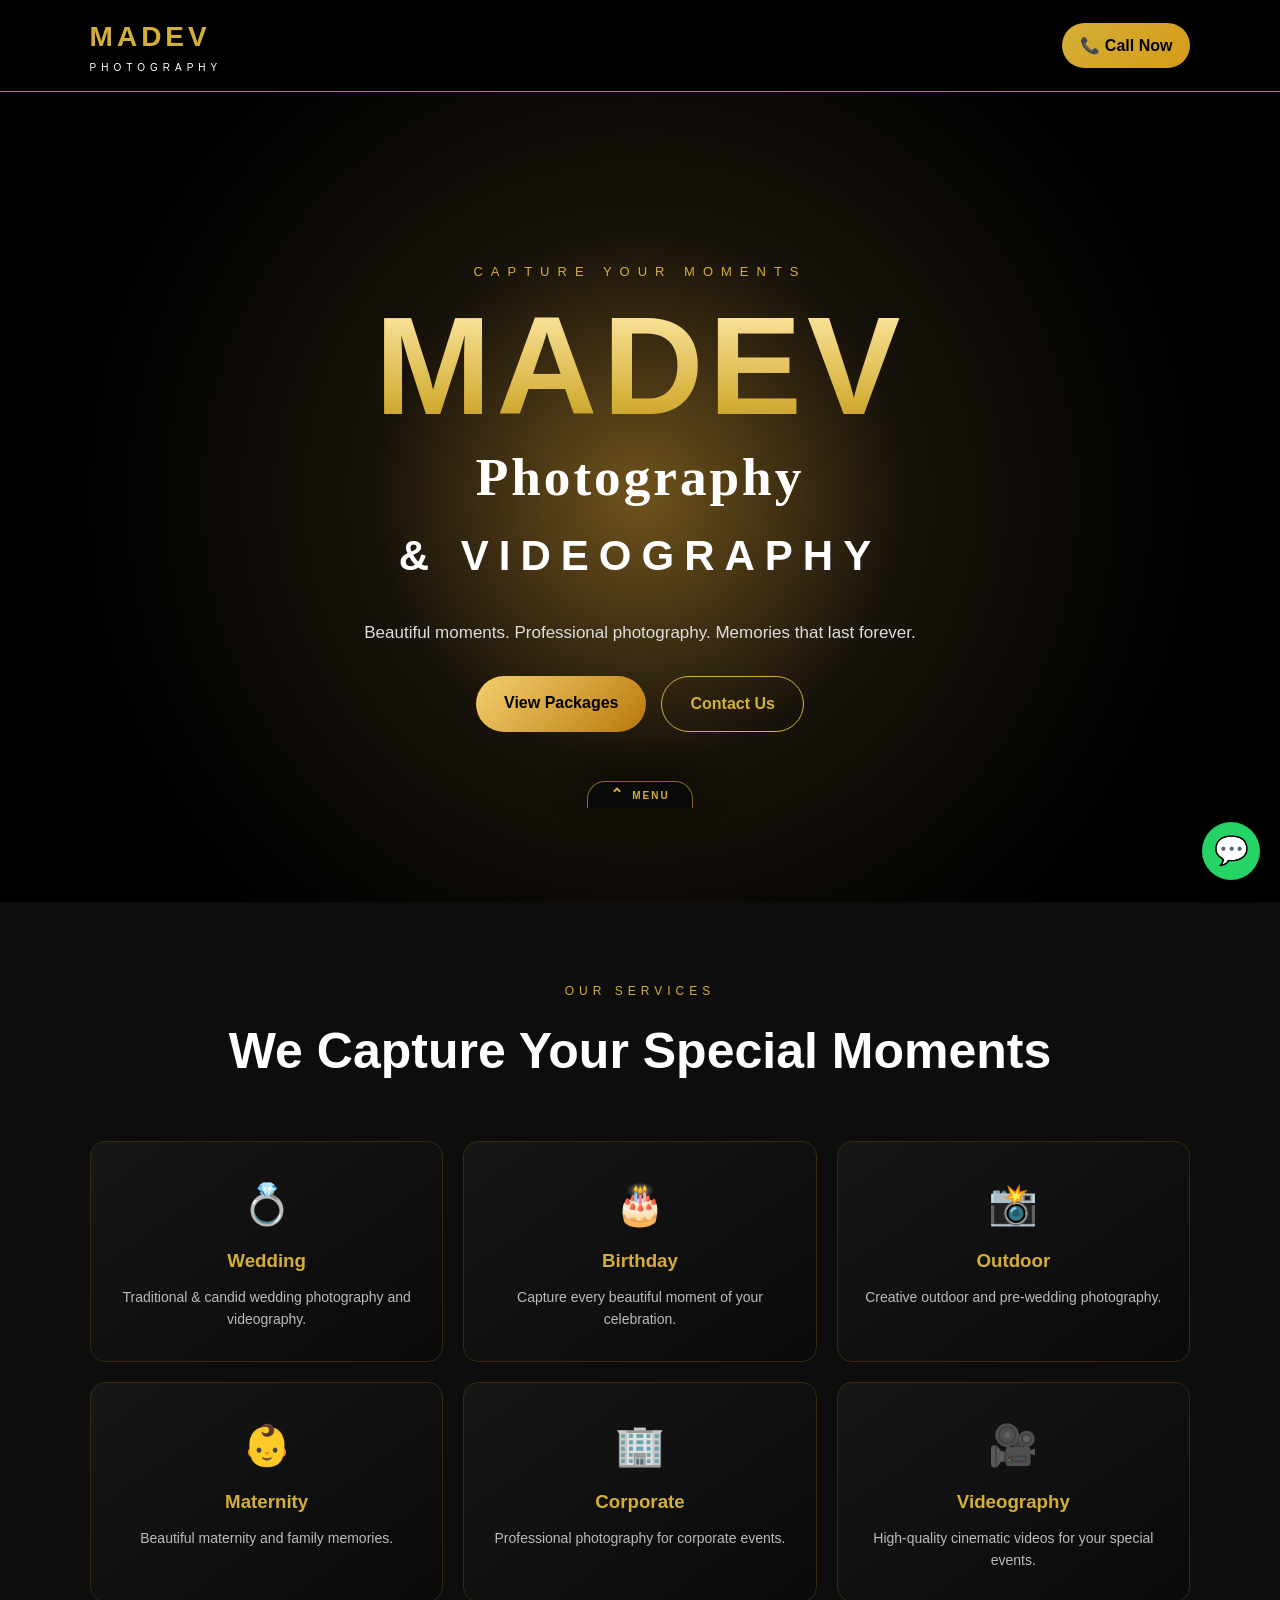
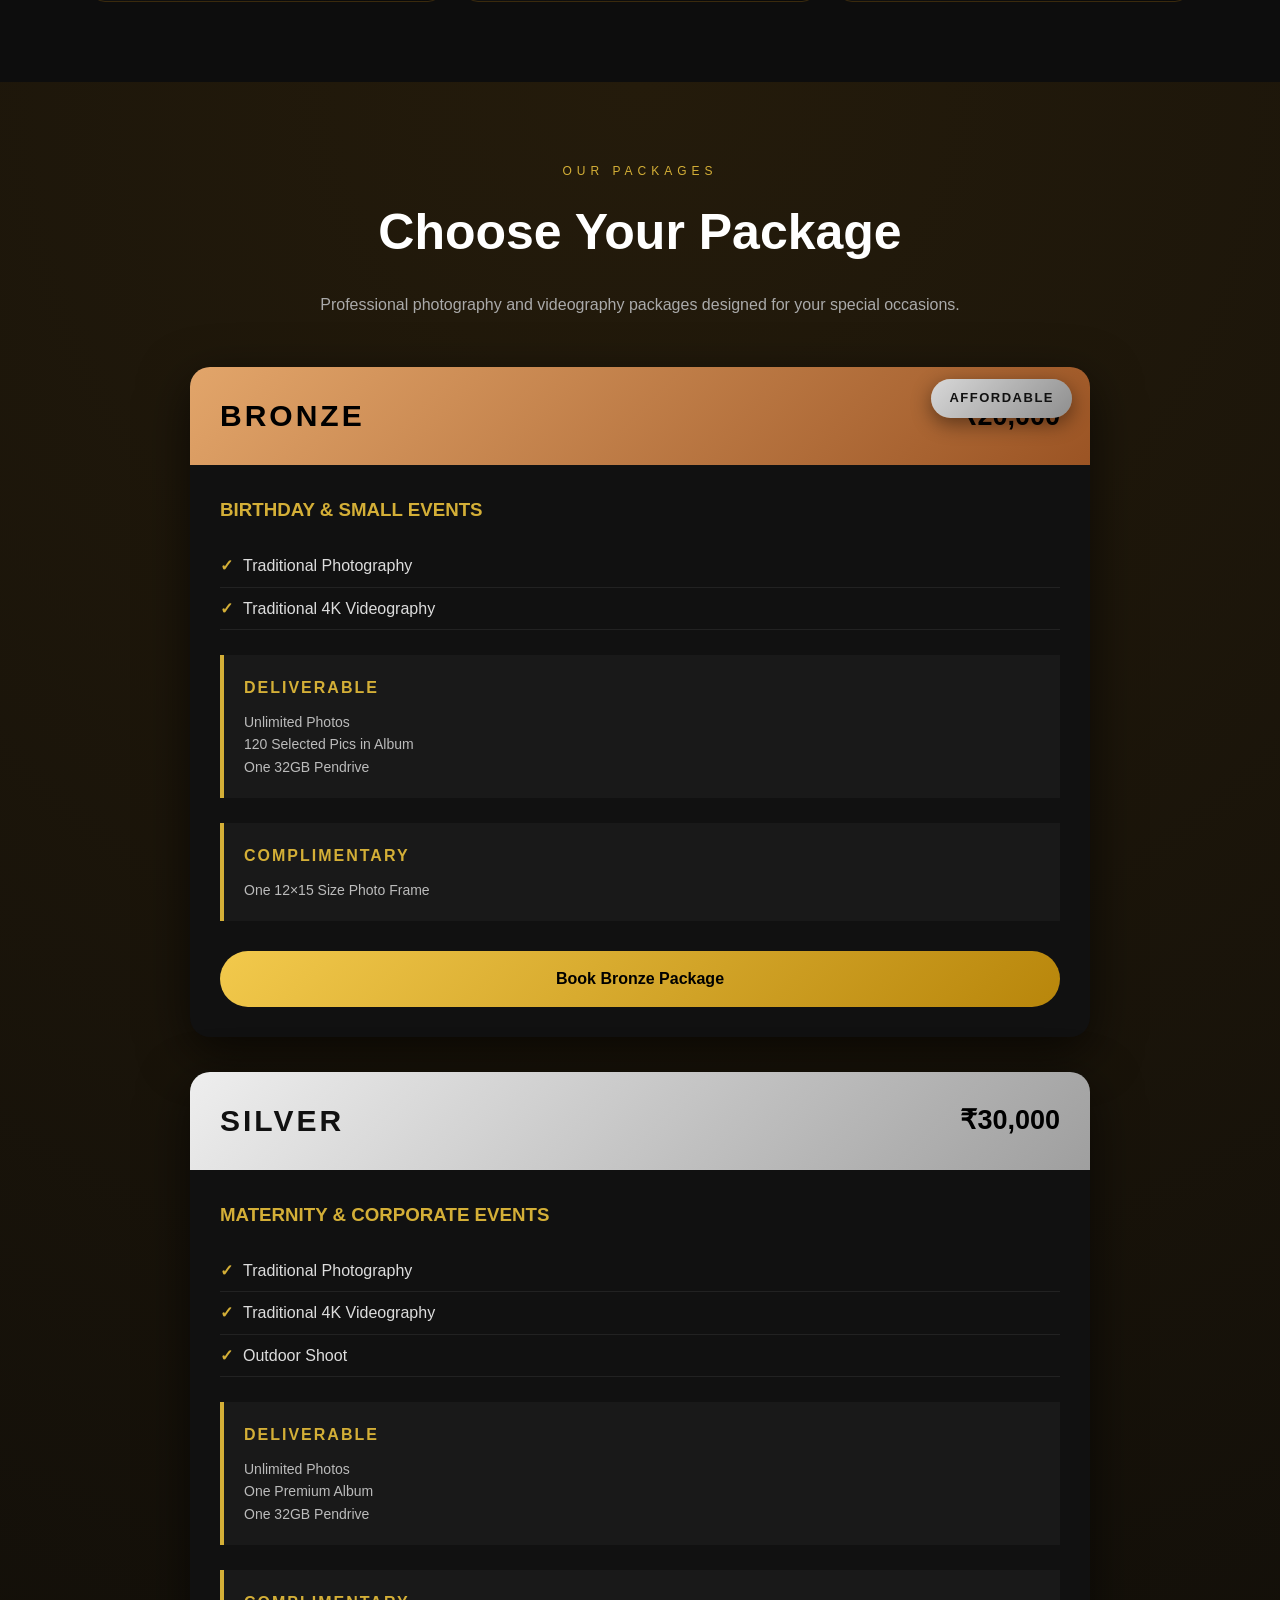
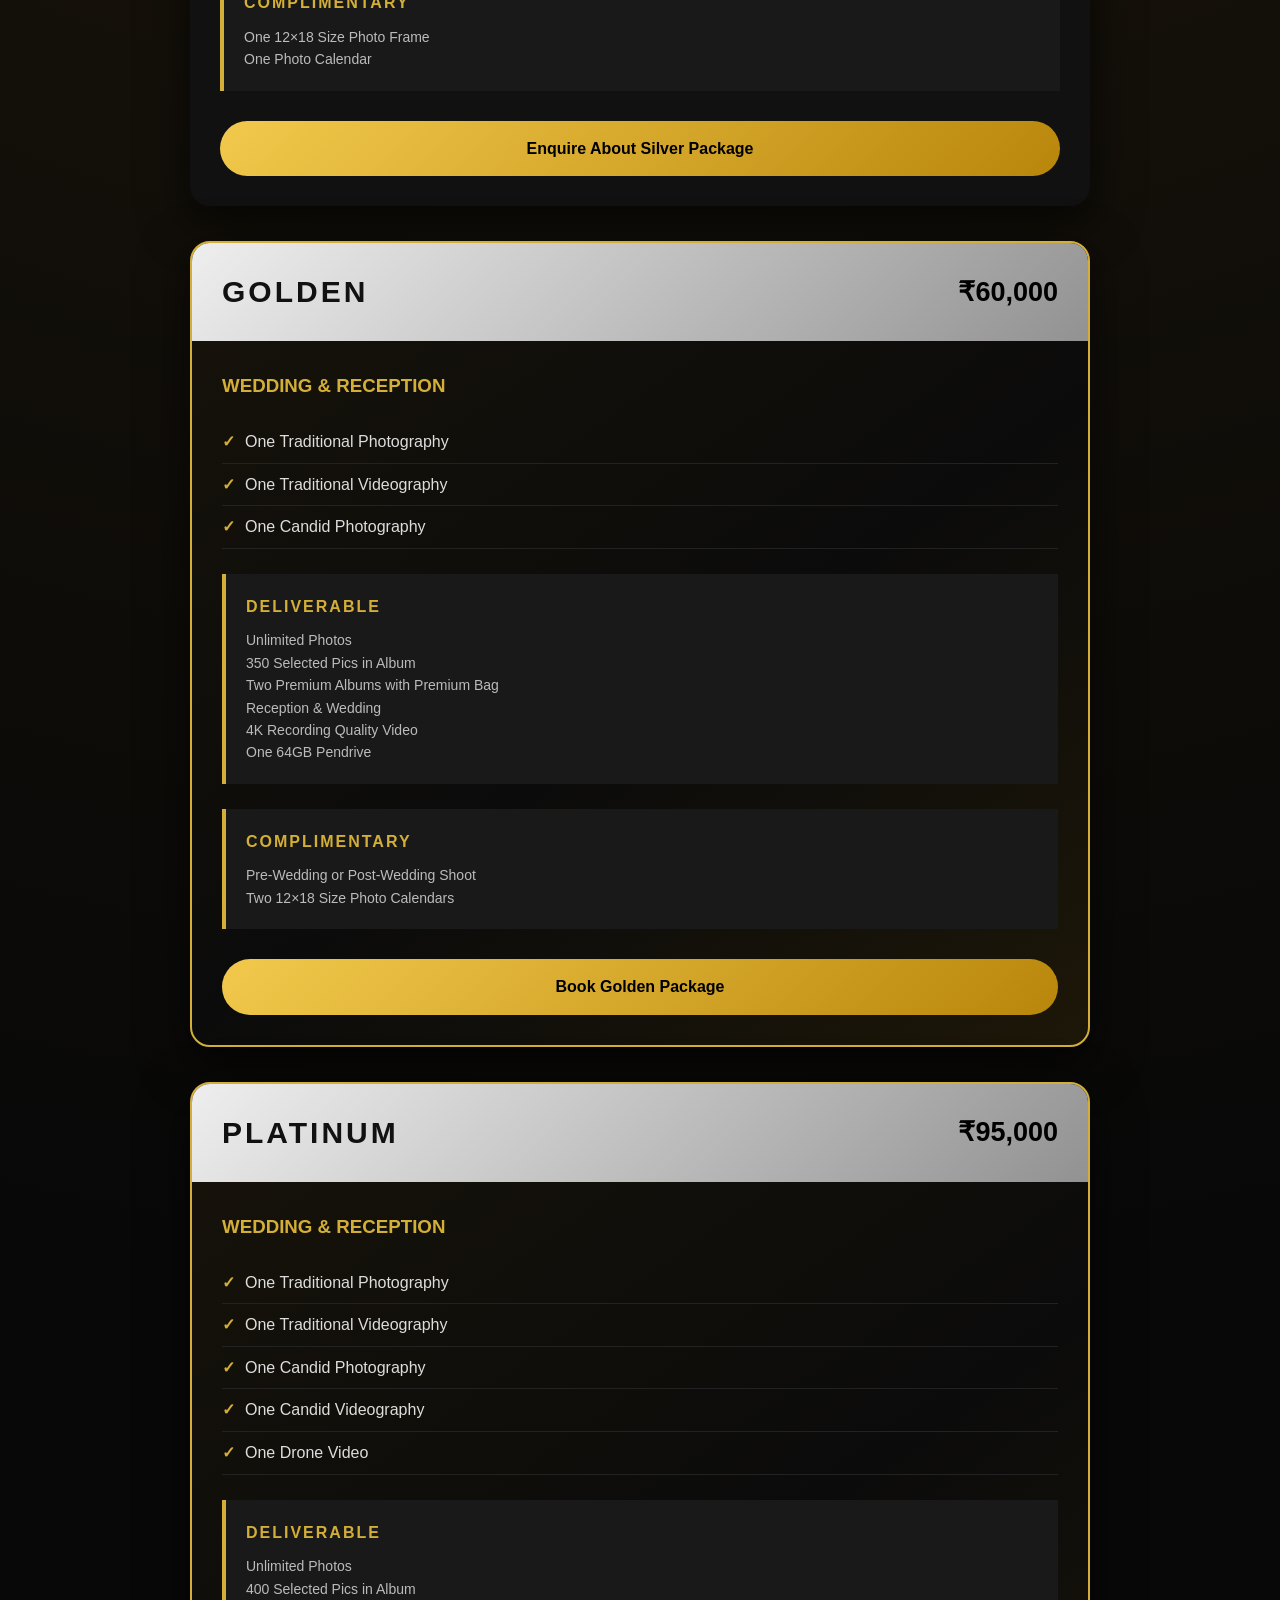
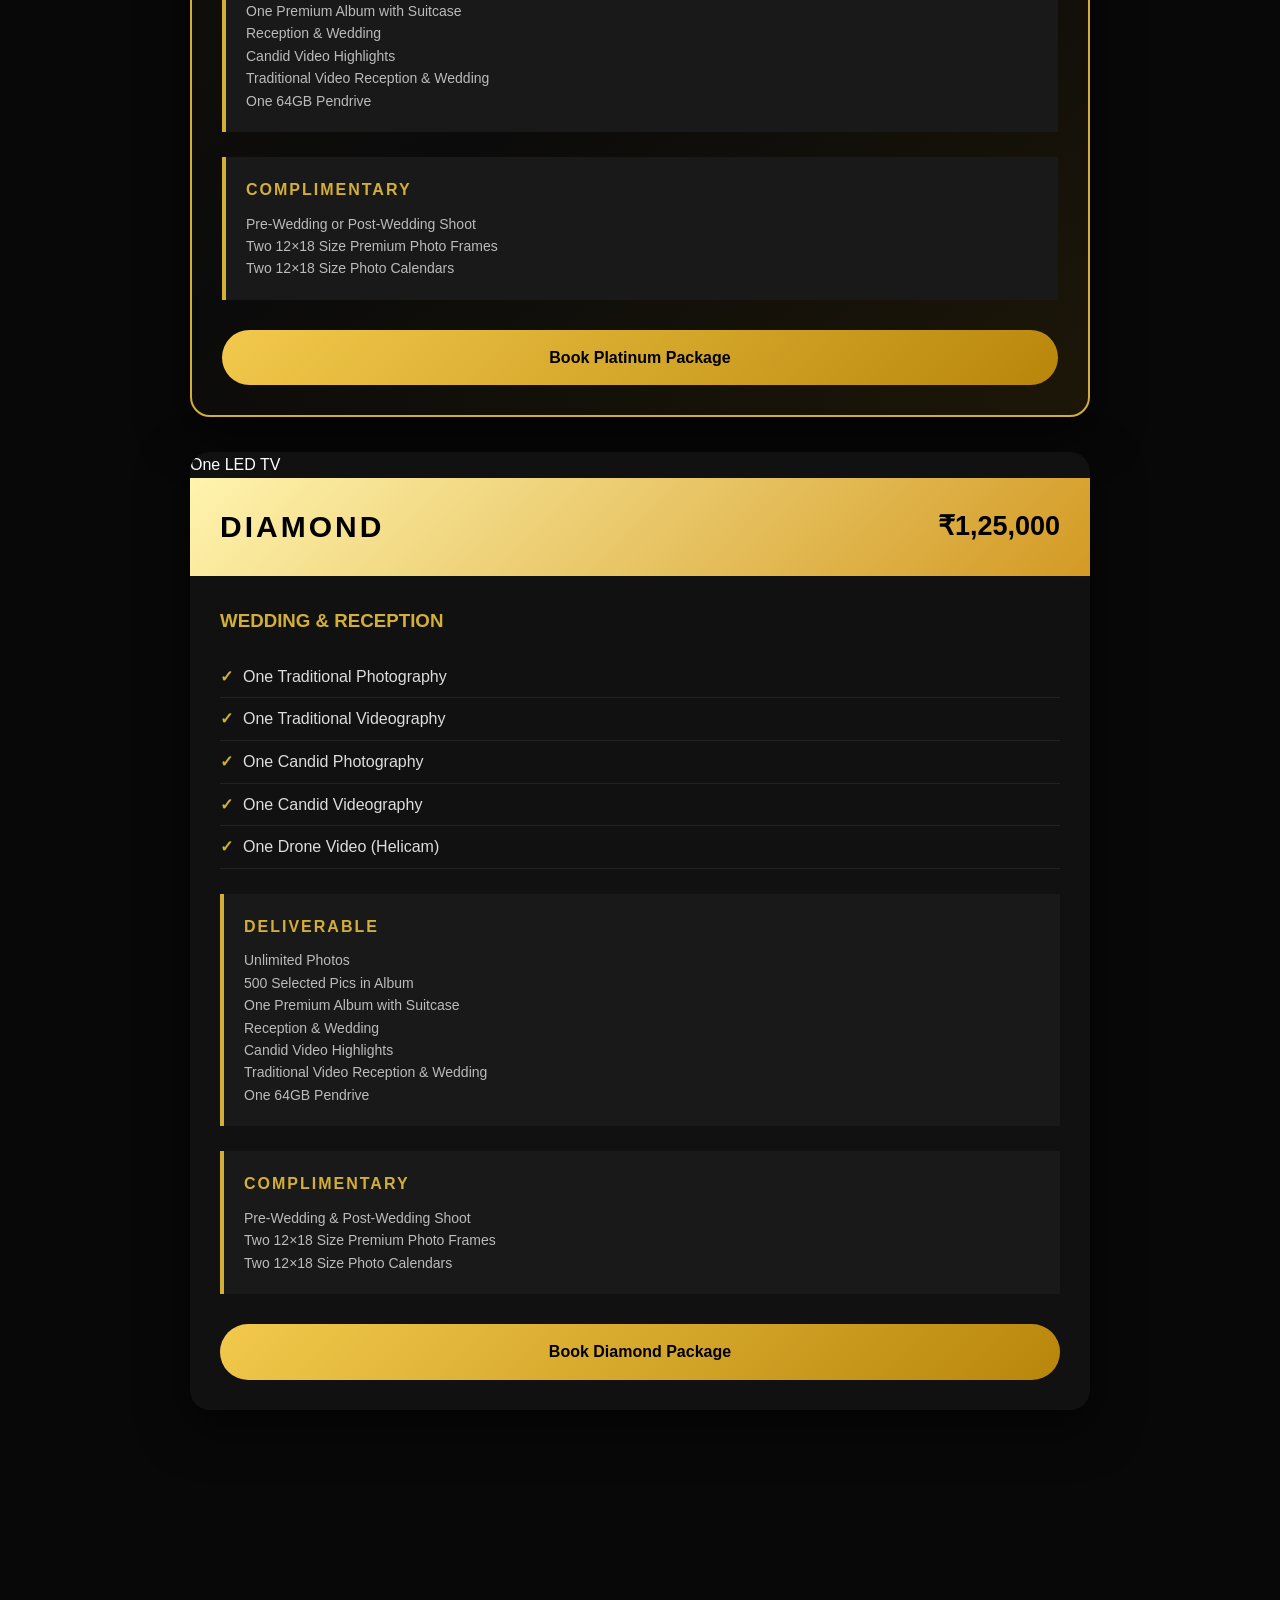
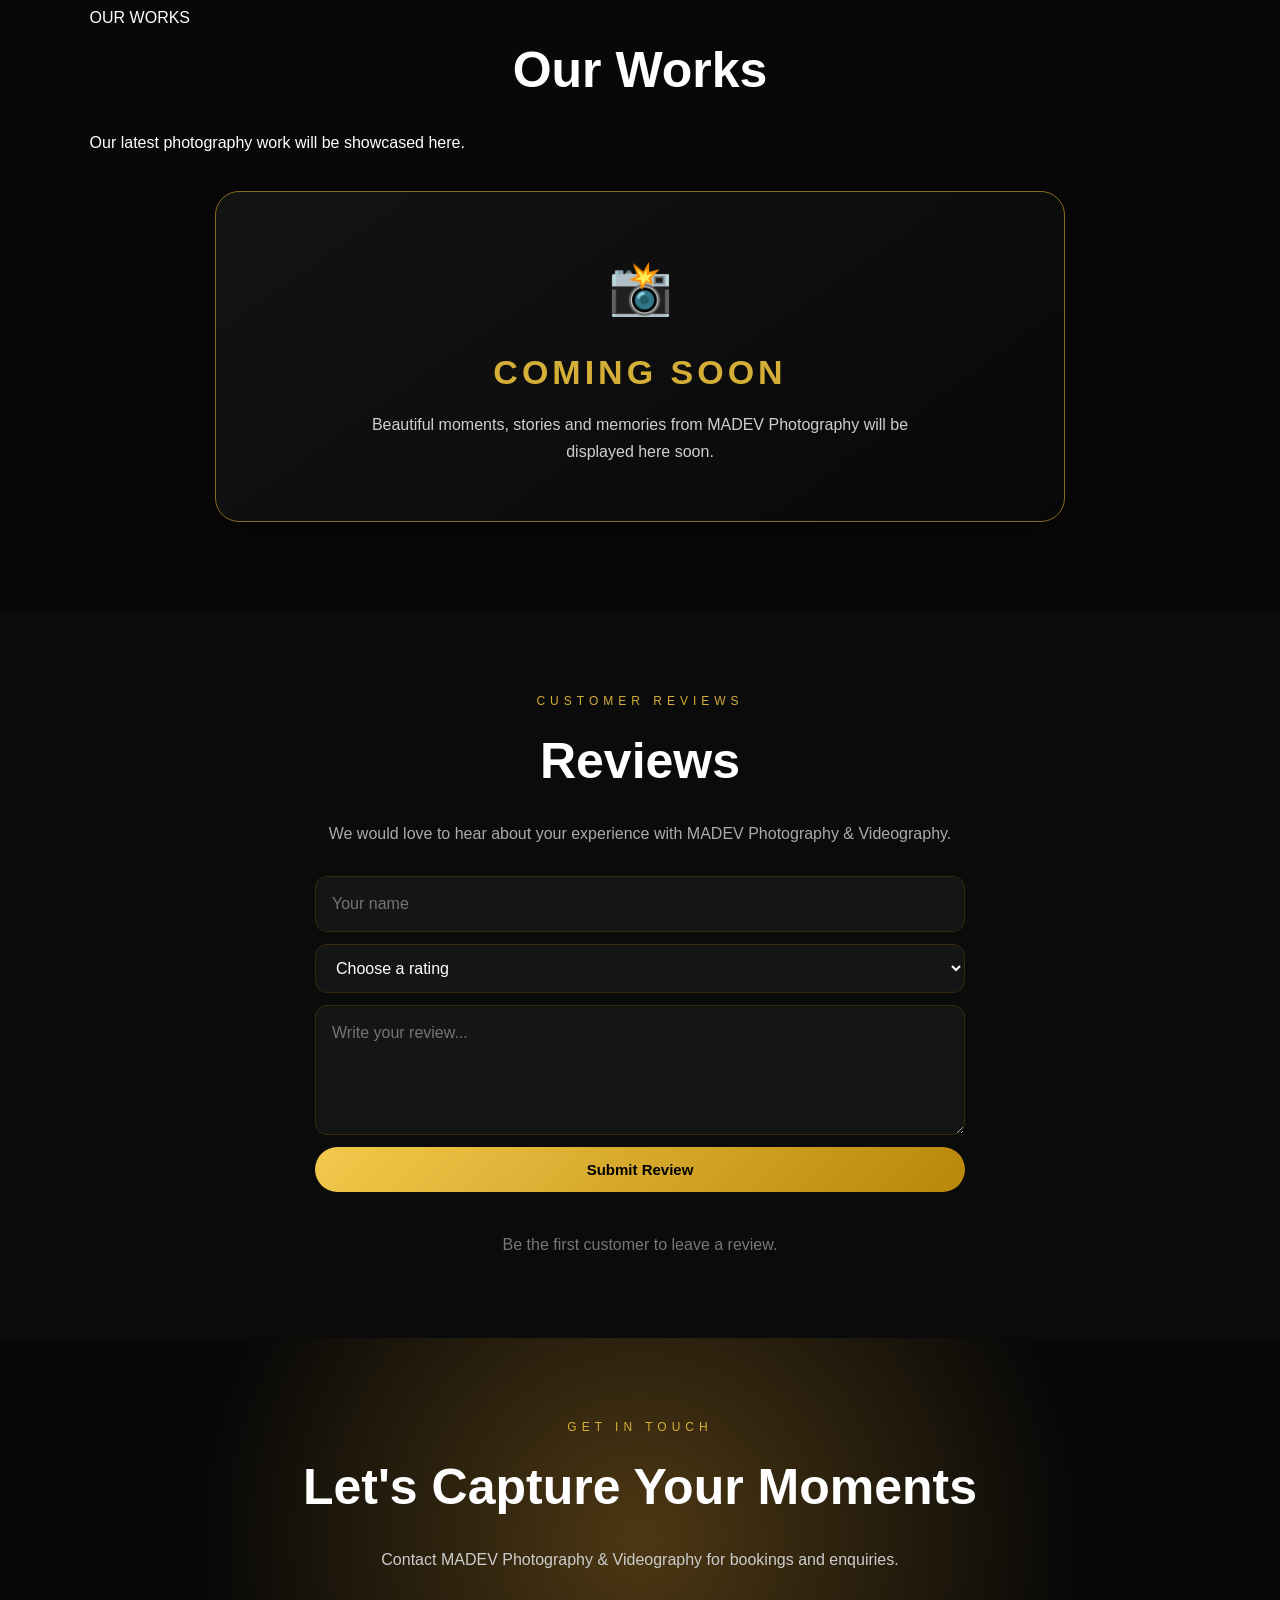
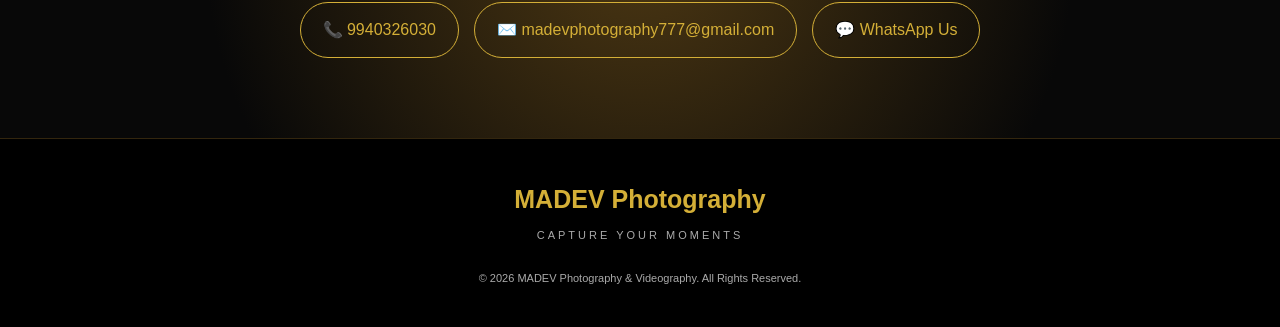
<file: index.html>
<!DOCTYPE html>
<html lang="en">
<head>
  <meta charset="UTF-8">
  <meta name="viewport" content="width=device-width, initial-scale=1.0">
  <meta name="description" content="MADEV Photography & Videography - Wedding, Birthday, Outdoor, Maternity, Corporate and Event Photography.">
  <title>MADEV Photography & Videography</title>
  <link rel="stylesheet" href="style.css">
</head>
<body>

<header class="header">
  <div class="logo">
    <span class="logo-main">MADEV</span>
    <span class="logo-sub">PHOTOGRAPHY</span>
  </div>
  <a href="tel:9940326030" class="call-btn">📞 Call Now</a>
</header>

<section class="hero" id="home">
  <div class="hero-content">
    <p class="small-title">CAPTURE YOUR MOMENTS</p>
    <h1>MADEV<span>Photography</span></h1>
    <h2>&amp; VIDEOGRAPHY</h2>
    <p class="hero-text">Beautiful moments. Professional photography. Memories that last forever.</p>
    <div class="hero-buttons">
      <a href="#packages" class="primary-btn">View Packages</a>
      <a href="tel:9940326030" class="secondary-btn">Contact Us</a>
    </div>
  </div>
</section>

<section class="services" id="services">
  <p class="section-label">OUR SERVICES</p>
  <h2>We Capture Your Special Moments</h2>
  <div class="service-grid">
    <div class="service-card"><div class="service-icon">💍</div><h3>Wedding</h3><p>Traditional &amp; candid wedding photography and videography.</p></div>
    <div class="service-card"><div class="service-icon">🎂</div><h3>Birthday</h3><p>Capture every beautiful moment of your celebration.</p></div>
    <div class="service-card"><div class="service-icon">📸</div><h3>Outdoor</h3><p>Creative outdoor and pre-wedding photography.</p></div>
    <div class="service-card"><div class="service-icon">👶</div><h3>Maternity</h3><p>Beautiful maternity and family memories.</p></div>
    <div class="service-card"><div class="service-icon">🏢</div><h3>Corporate</h3><p>Professional photography for corporate events.</p></div>
    <div class="service-card"><div class="service-icon">🎥</div><h3>Videography</h3><p>High-quality cinematic videos for your special events.</p></div>
  </div>
</section>

<section class="packages" id="packages">
  <p class="section-label">OUR PACKAGES</p>
  <h2>Choose Your Package</h2>
  <p class="package-intro">Professional photography and videography packages designed for your special occasions.</p>

  <div class="package bronze">
    <div class="package-badge affordable">AFFORDABLE</div>
    <div class="package-top"><span class="package-name">BRONZE</span><span class="package-price">₹20,000</span></div>
    <div class="package-content">
      <h3>Birthday &amp; Small Events</h3>
      <ul>
        <li>Traditional Photography</li>
        <li>Traditional 4K Videography</li>
      </ul>
      <div class="included"><h4>DELIVERABLE</h4><p>Unlimited Photos<br>120 Selected Pics in Album<br>One 32GB Pendrive</p></div>
      <div class="complimentary"><h4>COMPLIMENTARY</h4><p>One 12×15 Size Photo Frame</p></div>
    </div>
    <a href="tel:9940326030" class="package-btn">Book Bronze Package</a>
  </div>

  <div class="package silver">
    <div class="package-top"><span class="package-name">SILVER</span><span class="package-price">₹30,000</span></div>
    <div class="package-content">
      <h3>Maternity &amp; Corporate Events</h3>
      <ul>
        <li>Traditional Photography</li>
        <li>Traditional 4K Videography</li>
        <li>Outdoor Shoot</li>
      </ul>
      <div class="included"><h4>DELIVERABLE</h4><p>Unlimited Photos<br>One Premium Album<br>One 32GB Pendrive</p></div>
      <div class="complimentary"><h4>COMPLIMENTARY</h4><p>One 12×18 Size Photo Frame<br>One Photo Calendar</p></div>
    </div>
    <a href="tel:9940326030" class="package-btn">Enquire About Silver Package</a>
  </div>

  <div class="package platinum">
    <div class="package-top"><span class="package-name">GOLDEN</span><span class="package-price">₹60,000</span></div>
    <div class="package-content">
      <h3>Wedding &amp; Reception</h3>
      <ul>
        <li>One Traditional Photography</li>
        <li>One Traditional Videography</li>
        <li>One Candid Photography</li>
      </ul>
      <div class="included"><h4>DELIVERABLE</h4><p>Unlimited Photos<br>350 Selected Pics in Album<br>Two Premium Albums with Premium Bag<br>Reception &amp; Wedding<br>4K Recording Quality Video<br>One 64GB Pendrive</p></div>
      <div class="complimentary"><h4>COMPLIMENTARY</h4><p>Pre-Wedding or Post-Wedding Shoot<br>Two 12×18 Size Photo Calendars</p></div>
    </div>
    <a href="tel:9940326030" class="package-btn">Book Golden Package</a>
  </div>

  <div class="package platinum">
    <div class="package-top"><span class="package-name">PLATINUM</span><span class="package-price">₹95,000</span></div>
    <div class="package-content">
      <h3>Wedding &amp; Reception</h3>
      <ul>
        <li>One Traditional Photography</li>
        <li>One Traditional Videography</li>
        <li>One Candid Photography</li>
        <li>One Candid Videography</li>
        <li>One Drone Video</li>
      </ul>
      <div class="included"><h4>DELIVERABLE</h4><p>Unlimited Photos<br>400 Selected Pics in Album<br>One Premium Album with Suitcase<br>Reception &amp; Wedding<br>Candid Video Highlights<br>Traditional Video Reception &amp; Wedding<br>One 64GB Pendrive</p></div>
      <div class="complimentary"><h4>COMPLIMENTARY</h4><p>Pre-Wedding or Post-Wedding Shoot<br>Two 12×18 Size Premium Photo Frames<br>Two 12×18 Size Photo Calendars</p></div>
    </div>
    <a href="tel:9940326030" class="package-btn">Book Platinum Package</a>
  </div>

  <div class="package diamond">
    
<p>One LED TV</p><div class="package-top"><span class="package-name">DIAMOND</span><span class="package-price">₹1,25,000</span></div>
    <div class="package-content">
      <h3>Wedding &amp; Reception</h3>
      <ul>
        <li>One Traditional Photography</li>
        <li>One Traditional Videography</li>
        <li>One Candid Photography</li>
        <li>One Candid Videography</li>
        <li>One Drone Video (Helicam)</li>
      </ul>
      <div class="included"><h4>DELIVERABLE</h4><p>Unlimited Photos<br>500 Selected Pics in Album<br>One Premium Album with Suitcase<br>Reception &amp; Wedding<br>Candid Video Highlights<br>Traditional Video Reception &amp; Wedding<br>One 64GB Pendrive</p></div>
      <div class="complimentary"><h4>COMPLIMENTARY</h4><p>Pre-Wedding &amp; Post-Wedding Shoot<br>Two 12×18 Size Premium Photo Frames<br>Two 12×18 Size Photo Calendars</p></div>
    </div>
    <a href="tel:9940326030" class="package-btn">Book Diamond Package</a>
  </div>
</section>

<section id="our-works" class="section works-section">
  <div class="section-heading">
    <span class="eyebrow">OUR WORKS</span>
    <h2>Our Works</h2>
    <p>Our latest photography work will be showcased here.</p>
  </div>
  <div class="coming-soon-card">
    <div class="coming-soon-icon">📸</div>
    <h3>COMING SOON</h3>
    <p>Beautiful moments, stories and memories from MADEV Photography will be displayed here soon.</p>
  </div>
</section>

<section class="reviews" id="reviews">
  <p class="section-label">CUSTOMER REVIEWS</p>
  <h2>Reviews</h2>
  <p class="reviews-intro">We would love to hear about your experience with MADEV Photography &amp; Videography.</p>

  <form class="review-form" id="reviewForm">
    <input id="reviewName" type="text" placeholder="Your name" maxlength="60" required>
    <select id="reviewRating" required>
      <option value="">Choose a rating</option>
      <option value="5">★★★★★ — 5</option>
      <option value="4">★★★★☆ — 4</option>
      <option value="3">★★★☆☆ — 3</option>
      <option value="2">★★☆☆☆ — 2</option>
      <option value="1">★☆☆☆☆ — 1</option>
    </select>
    <textarea id="reviewText" placeholder="Write your review..." maxlength="500" required></textarea>
    <button type="submit">Submit Review</button>
  </form>

  <div id="reviewsList" class="reviews-list"></div>
</section>

<section class="contact" id="contact">
  <p class="section-label">GET IN TOUCH</p>
  <h2>Let's Capture Your Moments</h2>
  <p>Contact MADEV Photography &amp; Videography for bookings and enquiries.</p>
  <div class="contact-buttons">
    <a href="tel:9940326030">📞 9940326030</a>
    <a href="mailto:madevphotography777@gmail.com">✉️ madevphotography777@gmail.com</a>
    <a href="https://wa.me/919940326030" target="_blank" rel="noopener">💬 WhatsApp Us</a>
  </div>
</section>

<footer>
  <div class="footer-logo">MADEV Photography</div>
  <p>CAPTURE YOUR MOMENTS</p>
  <p class="copyright">© 2026 MADEV Photography &amp; Videography. All Rights Reserved.</p>
</footer>

<a class="whatsapp" href="https://wa.me/919940326030" target="_blank" rel="noopener" aria-label="WhatsApp">💬</a>

<div class="nav-pullup" id="navPullup">
  <button class="nav-handle" id="navHandle" type="button" aria-expanded="false" aria-controls="siteNav"><span class="handle-arrow">⌃</span><span>MENU</span></button>
  <nav class="taskbar" id="siteNav" aria-label="Website navigation">
    <a href="#home">⌂<span>Home</span></a><a href="#services">✦<span>Services</span></a><a href="#packages">▣<span>Packages</span></a><a href="#our-works">📸<span>Our Works</span></a><a href="offers.html">🎁<span>Offers</span></a><a href="#reviews">★<span>Reviews</span></a><a href="#contact">☎<span>Contact</span></a>
  </nav>
</div>

<script>
(function () {
  const form = document.getElementById('reviewForm');
  const list = document.getElementById('reviewsList');
  const key = 'madev_customer_reviews';

  function escapeHtml(value) {
    return value.replace(/[&<>"']/g, function (c) {
      return {'&':'&amp;','<':'&lt;','>':'&gt;','"':'&quot;',"'":'&#039;'}[c];
    });
  }

  function renderReviews() {
    const reviews = JSON.parse(localStorage.getItem(key) || '[]');
    list.innerHTML = reviews.map(function (r) {
      return '<article class="review-card">' +
        '<div class="review-head"><strong>' + escapeHtml(r.name) + '</strong><span>' + '★'.repeat(r.rating) + '</span></div>' +
        '<p>' + escapeHtml(r.text) + '</p>' +
        '</article>';
    }).join('');

    if (!reviews.length) {
      list.innerHTML = '<p class="no-reviews">Be the first customer to leave a review.</p>';
    }
  }

  form.addEventListener('submit', function (e) {
    e.preventDefault();
    const reviews = JSON.parse(localStorage.getItem(key) || '[]');
    reviews.unshift({
      name: document.getElementById('reviewName').value.trim(),
      rating: Number(document.getElementById('reviewRating').value),
      text: document.getElementById('reviewText').value.trim()
    });
    localStorage.setItem(key, JSON.stringify(reviews.slice(0, 50)));
    form.reset();
    renderReviews();
  });

  renderReviews();
})();
</script>

<script>
(function(){const p=document.getElementById('navPullup'),h=document.getElementById('navHandle'),n=document.getElementById('siteNav');if(!p||!h||!n)return;function close(){p.classList.remove('open');h.setAttribute('aria-expanded','false');h.querySelector('.handle-arrow').textContent='⌃'}h.addEventListener('click',function(){const o=p.classList.toggle('open');h.setAttribute('aria-expanded',String(o));h.querySelector('.handle-arrow').textContent=o?'⌄':'⌃'});n.querySelectorAll('a').forEach(a=>a.addEventListener('click',close));document.addEventListener('click',e=>{if(!p.contains(e.target))close()})})();
</script>
</body>
</html>
</file>
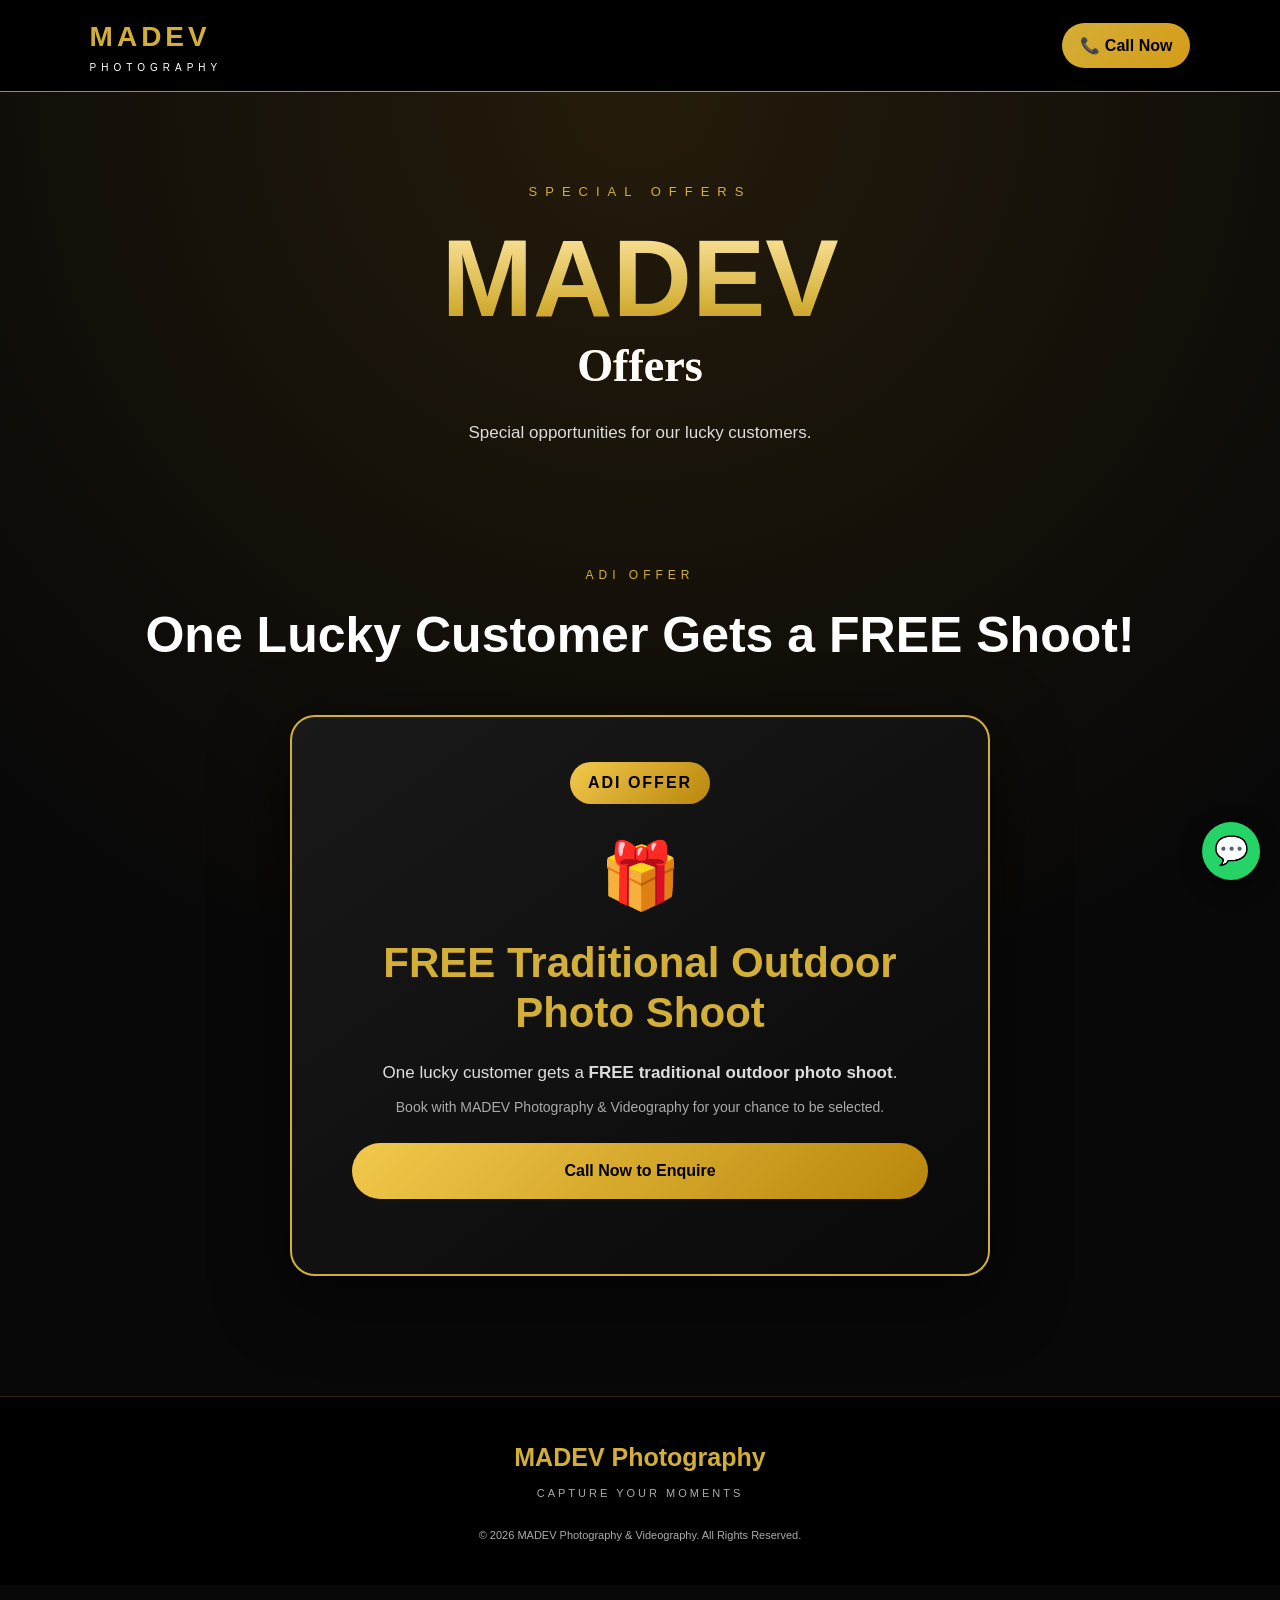
<file: offers.html>
<!DOCTYPE html>
<html lang="en">
<head>
  <meta charset="UTF-8">
  <meta name="viewport" content="width=device-width, initial-scale=1.0">
  <meta name="description" content="MADEV Photography special offers.">
  <title>Offers | MADEV Photography & Videography</title>
  <link rel="stylesheet" href="style.css">
</head>
<body>

<header class="header">
  <div class="logo">
    <span class="logo-main">MADEV</span>
    <span class="logo-sub">PHOTOGRAPHY</span>
  </div>
  <a href="tel:9940326030" class="call-btn">📞 Call Now</a>
</header>

<main class="offers-page">
  <section class="offers-hero">
    <p class="small-title">SPECIAL OFFERS</p>
    <h1>MADEV <span>Offers</span></h1>
    <p class="hero-text">Special opportunities for our lucky customers.</p>
  </section>

  <section class="offers-section">
    <p class="section-label">ADI OFFER</p>
    <h2>One Lucky Customer Gets a FREE Shoot!</h2>

    <div class="offer-card">
      <div class="offer-badge">ADI OFFER</div>
      <div class="offer-icon">🎁</div>
      <h3>FREE Traditional Outdoor Photo Shoot</h3>
      <p>One lucky customer gets a <strong>FREE traditional outdoor photo shoot</strong>.</p>
      <p class="offer-note">Book with MADEV Photography &amp; Videography for your chance to be selected.</p>
      <a href="tel:9940326030" class="package-btn">Call Now to Enquire</a>
    </div>
  </section>
</main>

<footer>
  <div class="footer-logo">MADEV Photography</div>
  <p>CAPTURE YOUR MOMENTS</p>
  <p class="copyright">© 2026 MADEV Photography &amp; Videography. All Rights Reserved.</p>
</footer>

<a class="whatsapp" href="https://wa.me/919940326030" target="_blank" rel="noopener" aria-label="WhatsApp">💬</a>

<nav class="taskbar" aria-label="Website navigation">
  <a href="index.html#home">⌂<span>Home</span></a>
  <a href="index.html#services">✦<span>Services</span></a>
  <a href="index.html#packages">▣<span>Packages</span></a>
  <a href="index.html#our-works">📸<span>Our Works</span></a>
  <a href="offers.html" class="active">🎁<span>Offers</span></a>
  <a href="index.html#reviews">★<span>Reviews</span></a>
  <a href="index.html#contact">☎<span>Contact</span></a>
</nav>

<script>
(function(){const p=document.getElementById('navPullup'),h=document.getElementById('navHandle'),n=document.getElementById('siteNav');if(!p||!h||!n)return;function close(){p.classList.remove('open');h.setAttribute('aria-expanded','false');h.querySelector('.handle-arrow').textContent='⌃'}h.addEventListener('click',function(){const o=p.classList.toggle('open');h.setAttribute('aria-expanded',String(o));h.querySelector('.handle-arrow').textContent=o?'⌄':'⌃'});n.querySelectorAll('a').forEach(a=>a.addEventListener('click',close));document.addEventListener('click',e=>{if(!p.contains(e.target))close()})})();
</script>
</body>
</html>
</file>
<file: style.css>
*{margin:0;padding:0;box-sizing:border-box}
html{scroll-behavior:smooth}
body{font-family:Arial,Helvetica,sans-serif;background:#080808;color:#fff;line-height:1.6;padding-left:0}
.header{position:sticky;top:0;z-index:1000;display:flex;justify-content:space-between;align-items:center;padding:15px 7%;background:rgba(0,0,0,.95);border-bottom:1px solid #b88720}
.logo{display:flex;flex-direction:column}
.logo-main{font-size:28px;font-weight:900;letter-spacing:4px;color:#D4AF37}
.logo-sub{font-size:10px;letter-spacing:5px}
.call-btn{text-decoration:none;color:#000;background:linear-gradient(135deg,#D4AF37,#d69b18);padding:10px 18px;border-radius:30px;font-weight:bold}
.hero{min-height:90vh;display:flex;justify-content:center;align-items:center;text-align:center;padding:80px 20px;background:radial-gradient(circle at center,#70531c 0%,#17120a 35%,#000 75%)}
.hero-content{max-width:900px}
.small-title{color:#D4AF37;letter-spacing:8px;font-size:13px;margin-bottom:20px}
.hero h1{font-size:clamp(55px,12vw,140px);line-height:.9;letter-spacing:5px;background:linear-gradient(180deg,#FFE9A6,#D4AF37,#996515);-webkit-background-clip:text;color:transparent}
.hero h1 span{display:block;font-family:cursive;font-size:.38em;color:#fff;-webkit-text-fill-color:#fff;letter-spacing:3px;margin-top:25px}
.hero h2{margin-top:20px;font-size:clamp(20px,4vw,42px);letter-spacing:10px}
.hero-text{max-width:600px;margin:30px auto;color:#ddd;font-size:17px}
.hero-buttons{display:flex;justify-content:center;gap:15px;flex-wrap:wrap}
.primary-btn,.secondary-btn{text-decoration:none;padding:14px 28px;border-radius:30px;font-weight:bold}
.primary-btn{background:linear-gradient(135deg,#F4D06F,#b9780b);color:#000}
.secondary-btn{border:1px solid #D4AF37;color:#D4AF37}
section{padding:80px 7%}
.section-label{color:#D4AF37;letter-spacing:5px;font-size:12px;text-align:center;margin-bottom:10px}
section h2{text-align:center;font-size:clamp(30px,5vw,50px);margin-bottom:20px}
.services,.gallery{background:#0d0d0d}
.service-grid{max-width:1100px;margin:50px auto 0;display:grid;grid-template-columns:repeat(3,1fr);gap:20px}
.service-card{padding:30px 20px;text-align:center;background:linear-gradient(145deg,#171717,#090909);border:1px solid #3a2a0d;border-radius:15px;transition:.3s}
.service-card:hover{transform:translateY(-8px);border-color:#D4AF37}
.service-icon{font-size:40px;margin-bottom:10px}
.service-card h3{color:#D4AF37;margin-bottom:10px}
.service-card p{color:#bbb;font-size:14px}
.packages{background:radial-gradient(circle at top,#241b0b,#080808 60%)}
.package-intro{max-width:650px;text-align:center;color:#aaa;margin:0 auto 50px}
.package{max-width:900px;margin:35px auto;border-radius:20px;overflow:hidden;background:#111;box-shadow:0 15px 50px rgba(0,0,0,.6);transition:.3s}
.package:hover{transform:translateY(-6px)}
.package-top{display:flex;justify-content:space-between;align-items:center;padding:25px 30px;background:linear-gradient(135deg,#f8d86b,#B8860B);color:#000}
.package-name{font-size:30px;font-weight:900;letter-spacing:3px}
.package-price{font-size:27px;font-weight:900}
.package-content{padding:30px}
.package-content h3{color:#D4AF37;text-transform:uppercase;margin-bottom:20px}
.package ul{list-style:none;margin-bottom:25px}
.package li{padding:8px 0;border-bottom:1px solid #222;color:#ddd}
.package li::before{content:"✓";color:#D4AF37;font-weight:bold;margin-right:10px}
.included,.complimentary{margin-top:25px;padding:20px;background:#191919;border-left:4px solid #D4AF37}
.included h4,.complimentary h4{color:#D4AF37;margin-bottom:10px;letter-spacing:2px}
.included p,.complimentary p{color:#bbb;font-size:14px}
.package-btn{display:block;margin:0 30px 30px;padding:15px;text-align:center;text-decoration:none;color:#000;background:linear-gradient(135deg,#F2C94C,#B8860B);border-radius:30px;font-weight:bold}

.package{position:relative}
.package-badge{position:absolute;top:12px;right:18px;z-index:2;padding:9px 18px;border-radius:30px;font-size:13px;font-weight:900;letter-spacing:1.5px;box-shadow:0 6px 20px rgba(0,0,0,.45)}
.best-value{background:linear-gradient(135deg,#fff6b7,#D4AF37,#B8860B);color:#111;font-size:16px;padding:11px 22px}
.affordable{background:linear-gradient(135deg,#d8d8d8,#8e8e8e);color:#111}
.bronze .package-top{background:linear-gradient(135deg,#e2a56a,#9b5424)}
.silver .package-top{background:linear-gradient(135deg,#eeeeee,#9f9f9f)}
.silver .package-name{color:#111}

.platinum .package-top{background:linear-gradient(135deg,#eeeeee,#929292)}
.platinum .package-name{color:#111}
.diamond .package-top{background:linear-gradient(135deg,#fff4ae,#d39a24)}
.gallery-grid{max-width:1200px;margin:40px auto 0;display:grid;grid-template-columns:repeat(2,1fr);gap:20px}
.gallery-box{overflow:hidden;border-radius:15px;background:#111;border:1px solid #4a3711;box-shadow:0 10px 30px rgba(0,0,0,.45)}
.gallery-box img{display:block;width:100%;height:auto;transition:transform .4s ease}
.gallery-box:hover img{transform:scale(1.025)}
.works-intro{max-width:650px;margin:0 auto 30px;color:#aaa;text-align:center}
.reviews{background:#0b0b0b;text-align:center}
.reviews-intro{max-width:650px;margin:0 auto 30px;color:#aaa}
.review-form{max-width:650px;margin:0 auto 40px;display:grid;gap:12px;text-align:left}
.review-form input,.review-form select,.review-form textarea{width:100%;padding:14px 16px;border:1px solid #3a2a0d;border-radius:12px;background:#151515;color:#fff;font:inherit;outline:none}
.review-form textarea{min-height:130px;resize:vertical}
.review-form input:focus,.review-form select:focus,.review-form textarea:focus{border-color:#D4AF37}
.review-form button{border:0;padding:14px;border-radius:28px;background:linear-gradient(135deg,#F2C94C,#B8860B);color:#000;font-weight:bold;font-size:15px;cursor:pointer}
.reviews-list{max-width:800px;margin:auto;display:grid;gap:15px;text-align:left}
.review-card{padding:20px;background:#151515;border:1px solid #34270f;border-radius:15px}
.review-head{display:flex;justify-content:space-between;gap:15px;margin-bottom:8px}
.review-head span{color:#D4AF37;letter-spacing:2px}
.review-card p{color:#ccc}
.no-reviews{text-align:center;color:#777}
.contact{text-align:center;background:radial-gradient(circle at center,#4d3813,#080808 65%)}
.contact>p:not(.section-label){max-width:600px;margin:0 auto 30px;color:#ccc}
.contact-buttons{display:flex;justify-content:center;gap:15px;flex-wrap:wrap}
.contact-buttons a{text-decoration:none;padding:14px 22px;border:1px solid #D4AF37;border-radius:30px;color:#D4AF37}
.contact-buttons a:hover{background:#D4AF37;color:#000}
footer{text-align:center;padding:40px 20px;background:#000;border-top:1px solid #33260e}
.footer-logo{font-size:25px;font-weight:bold;color:#D4AF37}
footer p{color:#aaa;letter-spacing:3px;font-size:11px;margin-top:8px}
footer .copyright{margin-top:25px;letter-spacing:0}
.whatsapp{position:fixed;right:20px;bottom:20px;width:58px;height:58px;display:flex;justify-content:center;align-items:center;background:#25d366;border-radius:50%;text-decoration:none;font-size:28px;box-shadow:0 5px 20px rgba(0,0,0,.5);z-index:1999}

/* Bottom pull-up navigation */
.nav-pullup{position:fixed;left:50%;bottom:10px;transform:translateX(-50%);z-index:3000;width:min(720px,calc(100% - 24px));display:flex;flex-direction:column;align-items:center;pointer-events:none}
.nav-handle{pointer-events:auto;border:1px solid #8A6A1F;border-bottom:0;border-radius:18px 18px 0 0;background:rgba(10,10,10,.97);color:#D4AF37;padding:8px 22px 7px;min-width:105px;cursor:pointer;box-shadow:0 -8px 30px rgba(0,0,0,.5);font-size:10px;font-weight:800;letter-spacing:2px;display:flex;align-items:center;justify-content:center;gap:7px}.handle-arrow{font-size:16px;line-height:10px}
.taskbar{pointer-events:auto;width:100%;display:flex;justify-content:center;align-items:center;gap:8px;padding:10px 12px;background:rgba(10,10,10,.97);border:1px solid #6B5415;border-radius:18px;box-shadow:0 -12px 40px rgba(0,0,0,.65);backdrop-filter:blur(12px);transform:translateY(calc(100% + 20px));opacity:0;visibility:hidden;transition:transform .28s ease,opacity .2s ease,visibility .2s ease}.nav-pullup.open .taskbar{transform:translateY(0);opacity:1;visibility:visible}
.taskbar a{display:flex;flex-direction:column;align-items:center;gap:2px;min-width:76px;color:#d8d8d8;text-decoration:none;font-size:19px;padding:6px 8px;border-radius:14px}.taskbar a span{font-size:10px;letter-spacing:.3px}.taskbar a:hover,.taskbar a:focus,.taskbar a.active{color:#D4AF37;background:#1b160b}
/* Offers page */
.offers-page{min-height:calc(100vh - 170px);background:radial-gradient(circle at top,#241b0b,#080808 65%)}
.offers-hero{text-align:center;padding:90px 20px 55px}
.offers-hero h1{font-size:clamp(55px,10vw,110px);line-height:1;background:linear-gradient(180deg,#FFE9A6,#D4AF37,#996515);-webkit-background-clip:text;color:transparent}
.offers-hero h1 span{display:block;font-family:cursive;font-size:.42em;color:#fff;-webkit-text-fill-color:#fff;margin-top:10px}
.offers-section{padding-top:35px}
.offer-card{max-width:700px;margin:40px auto;padding:45px 30px;text-align:center;background:linear-gradient(145deg,#191919,#090909);border:2px solid #D4AF37;border-radius:25px;box-shadow:0 20px 70px rgba(0,0,0,.65);position:relative;overflow:hidden}
.offer-badge{display:inline-block;padding:8px 18px;border-radius:30px;background:linear-gradient(135deg,#F2C94C,#B8860B);color:#000;font-weight:900;letter-spacing:2px}
.offer-icon{font-size:65px;margin:20px 0 5px}
.offer-card h3{font-size:clamp(25px,5vw,42px);color:#D4AF37;line-height:1.2;margin:10px 0 20px}
.offer-card p{color:#ddd;font-size:17px;max-width:560px;margin:10px auto}
.offer-card .offer-note{color:#aaa;font-size:14px;margin-bottom:25px}

@media(max-width:768px){
  .header{padding:12px 5%}
  .logo-main{font-size:21px}
  .logo-sub{font-size:7px;letter-spacing:3px}
  .call-btn{padding:8px 12px;font-size:12px}
  .hero{min-height:80vh;padding:60px 20px}
  .small-title{letter-spacing:4px}
  .hero h2{letter-spacing:5px}
  section{padding:60px 5%}
  .service-grid{grid-template-columns:1fr 1fr}
  .service-card{padding:22px 12px}
  .package-top{padding:20px}
  .package-name{font-size:21px}
  .package-price{font-size:20px}
  .package-content{padding:20px}
  .package-btn{margin:0 20px 20px}
  .gallery-grid{grid-template-columns:1fr}
  .taskbar{gap:4px;padding:8px 5px}
  .taskbar a{min-width:64px;font-size:17px;padding:5px 4px}
  .taskbar a span{font-size:8px}
  .nav-pullup{bottom:8px;width:calc(100% - 16px)}
}
@media(max-width:450px){
  .service-grid{grid-template-columns:1fr}
  .hero h1{font-size:58px}
  .hero h1 span{font-size:25px}
  .hero h2{font-size:18px;letter-spacing:4px}
  .package-top{flex-direction:column;gap:5px;text-align:center}
  .contact-buttons{flex-direction:column}
  .contact-buttons a{width:100%}
  .taskbar{display:grid;grid-template-columns:repeat(4,1fr);gap:3px;padding:8px 5px}
  .taskbar a{min-width:0;font-size:16px;padding:5px 2px}
  .taskbar a span{font-size:7px}
  .nav-pullup{bottom:6px;width:calc(100% - 12px)}
  .nav-handle{padding:7px 18px 6px}
  .whatsapp{right:12px;bottom:12px;width:52px;height:52px;font-size:24px}
}

@media(max-width:768px){.package-badge{top:8px;right:10px;padding:7px 12px;font-size:10px}.best-value{font-size:12px;padding:8px 14px}}

/* Our Works - Coming Soon */
.coming-soon-card{
  max-width:850px;
  margin:35px auto 10px;
  min-height:300px;
  padding:55px 30px;
  display:flex;
  flex-direction:column;
  align-items:center;
  justify-content:center;
  text-align:center;
  border:1px solid #8A6A1F;
  border-radius:24px;
  background:linear-gradient(145deg,rgba(20,20,20,.96),rgba(8,8,8,.98));
  box-shadow:0 18px 45px rgba(0,0,0,.4);
}
.coming-soon-icon{
  font-size:52px;
  margin-bottom:15px;
}
.coming-soon-card h3{
  margin:0 0 12px;
  font-size:34px;
  letter-spacing:4px;
  color:#D4AF37;
}
.coming-soon-card p{
  max-width:600px;
  margin:0;
  color:#cfcfcf;
  line-height:1.7;
}

/* Distinct package backgrounds */
.package.platinum{
  background:linear-gradient(145deg,#17130a 0%,#0b0b0b 55%,#1d1708 100%);
  border:2px solid #d4af37;
}
.package:not(.platinum):not(.diamond):not(.bronze):not(.silver){
  background:linear-gradient(145deg,#181208 0%,#0b0b0b 55%,#211707 100%);
  border:1px solid #b8860b;
}
.package.platinum .package-badge{
  background:linear-gradient(135deg,#fff1a8,#d4af37,#9a7415);
  color:#111;
}
</file>
